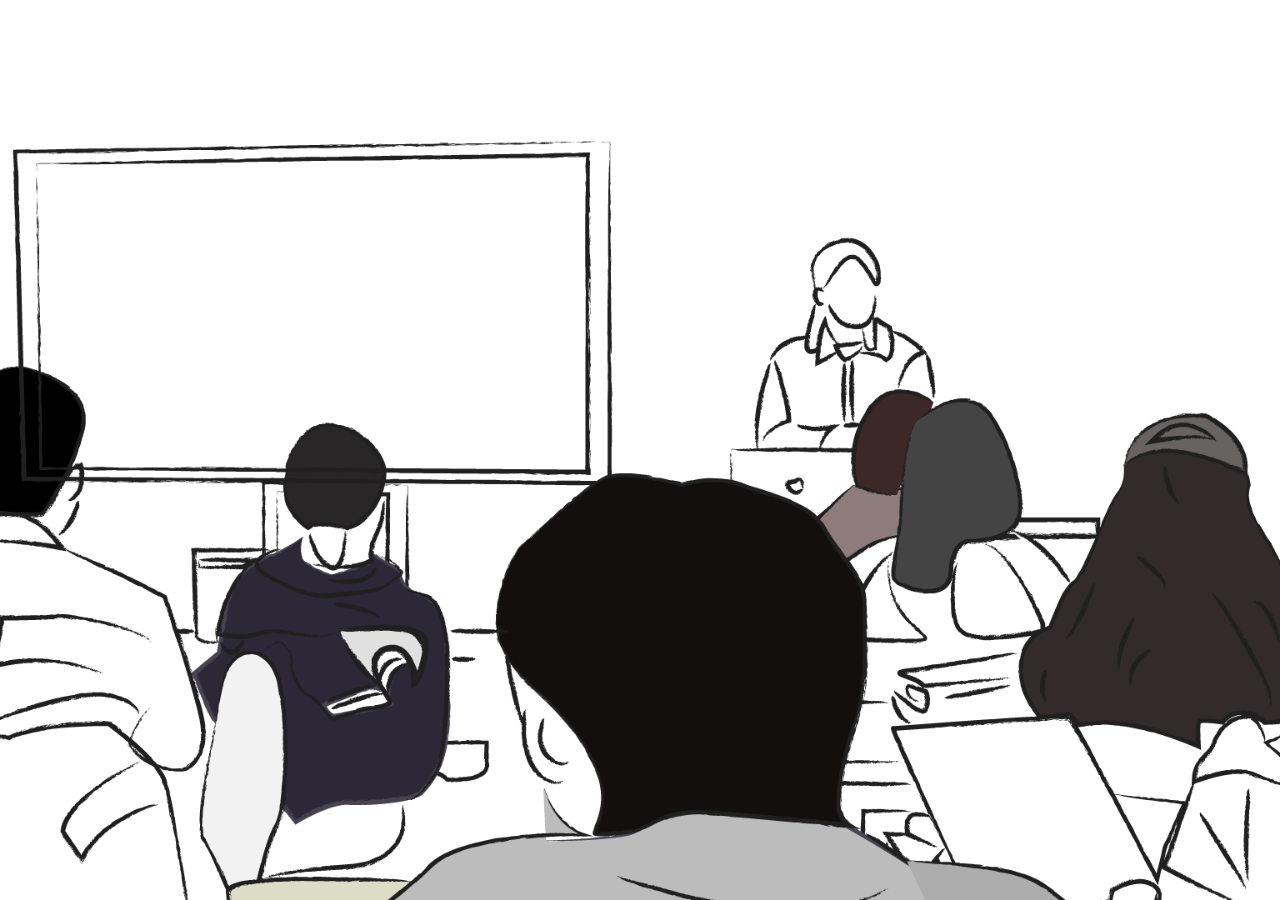
<file: my project/index.html>
<!DOCTYPE html>
<html lang="ko">
<head>
    <meta charset="UTF-8">
    <meta name="viewport" content="width=device-width, initial-scale=1.0">
    <meta name="description" content="Full-screen opening image">
    <title>Project</title>

    <!-- CSS 파일 연결 -->
    <link rel="stylesheet" href="css/style.css">
</head>
<body>

    <!-- 첫 화면: start1 이미지를 전체 화면으로 표시 -->
    <main class="start-screen">

        <img
            class="start-image"
            src="images/start1.png"
            alt="프로젝트 시작 이미지"
        >

        <!-- 화면을 클릭하면 나타나는 안내 문구 -->
        <p class="click-message" aria-live="polite">
            여러분, 출석은 중요합니다.
        </p>

        <!-- 3초 뒤 같은 자리에 나타나는 두 번째 문구 -->
        <p class="click-message click-message--second" aria-live="polite">
            그러니까 빠지지 마세요!
        </p>

        <!-- 다시 3초 뒤 화면 중앙에 나타나는 세 번째 문구 -->
        <p class="click-message click-message--center" aria-live="polite">
            귀찮은데... 성적 관리할 정도면 되겠지?
        </p>

    </main>

    <!-- 화면 클릭 인터랙션 -->
    <script src="js/script.js"></script>

</body>
</html>
</file>
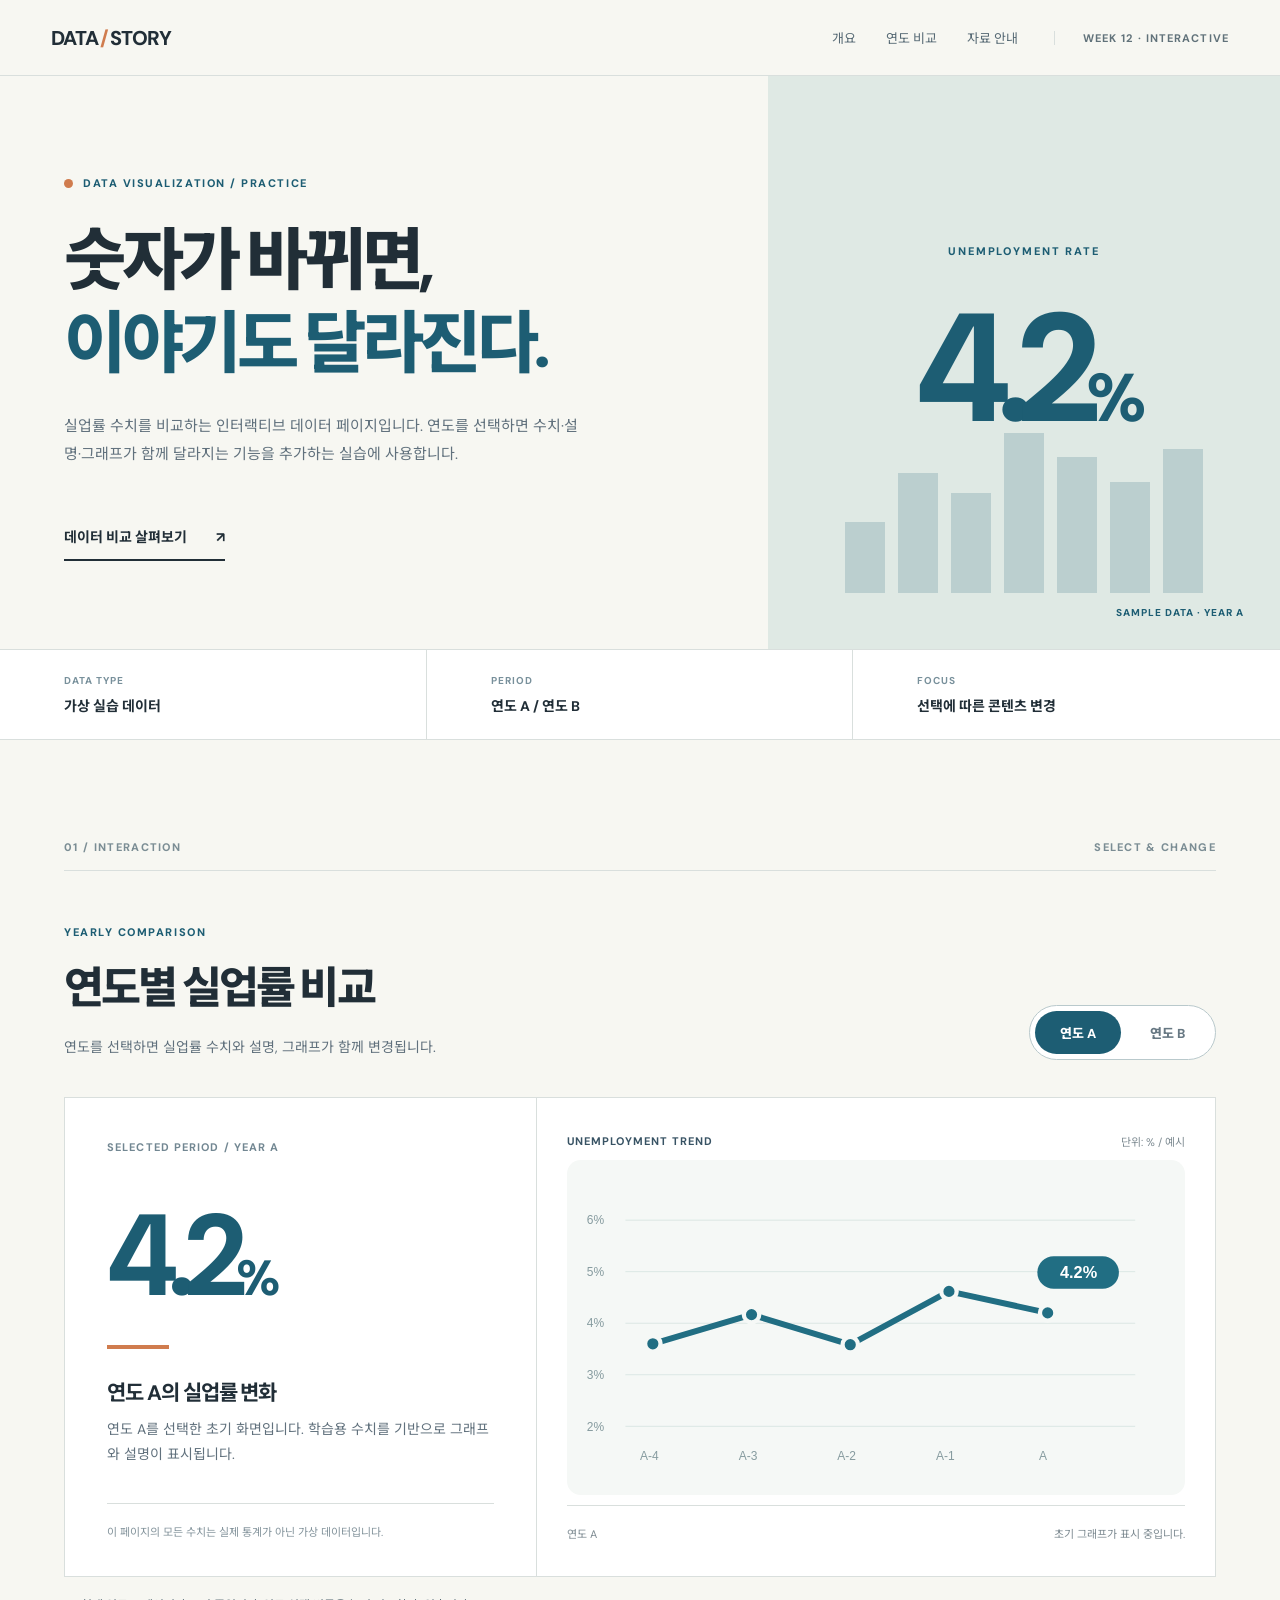
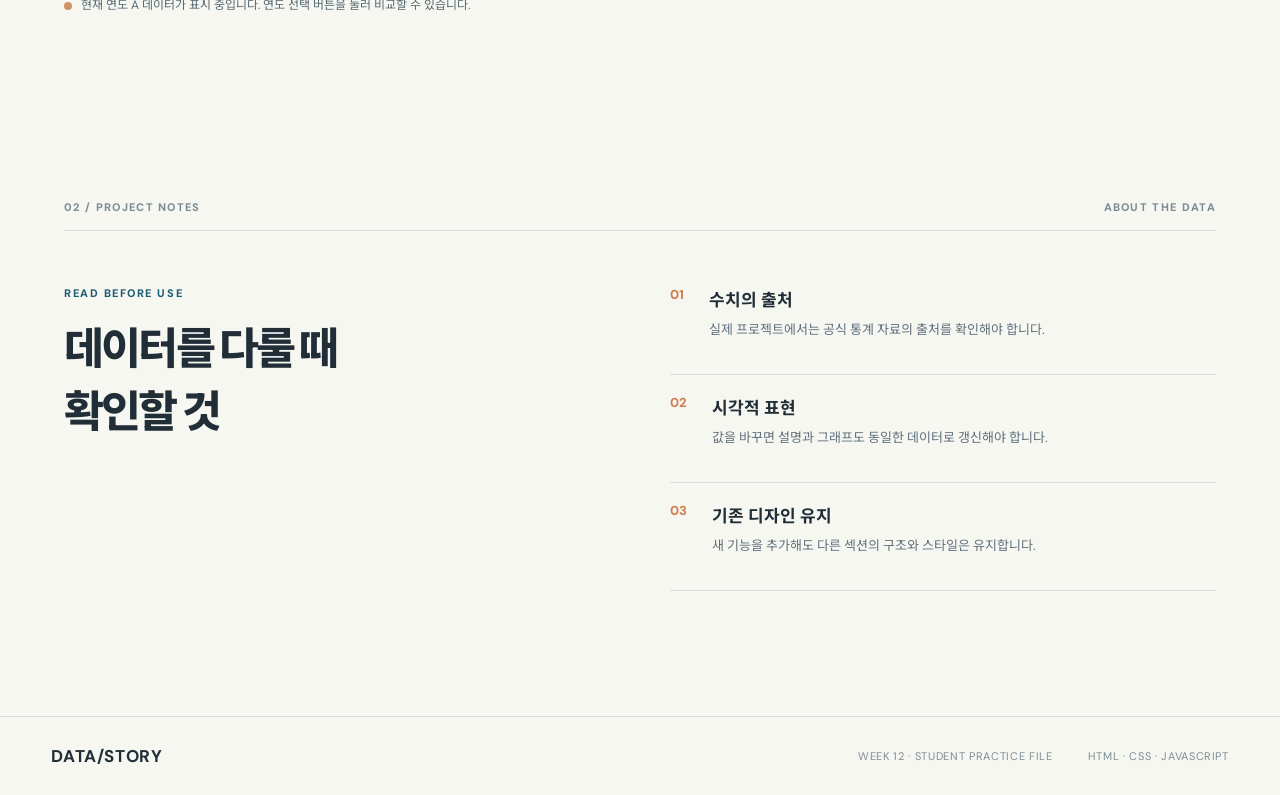
<file: week12_interactive_practice/index.html>
<!doctype html>
<html lang="ko">
<head>
  <meta charset="utf-8">
  <meta name="viewport" content="width=device-width, initial-scale=1">
  <meta name="description" content="12주차 인터랙티브반 실습: 실업률 시각화 페이지">
  <title>실업률 변화 살펴보기 | 12주차 공통 실습</title>
  <link rel="stylesheet" href="css/style.css">
</head>
<body>
  <header class="site-header">
    <a class="brand" href="#top" aria-label="데이터 스토리 첫 화면">DATA<span class="brand-mark">/</span>STORY</a>
    <nav aria-label="페이지 이동">
      <a href="#overview">개요</a>
      <a href="#unemployment-compare-section">연도 비교</a>
      <a href="#notes">자료 안내</a>
    </nav>
    <span class="course-label">WEEK 12 · INTERACTIVE</span>
  </header>

  <main id="top">
    <section class="hero" id="overview" aria-labelledby="hero-title">
      <div class="hero-content">
        <div class="eyebrow"><span class="eyebrow-dot"></span> DATA VISUALIZATION / PRACTICE</div>
        <h1 id="hero-title">숫자가 바뀌면,<br><em>이야기도 달라진다.</em></h1>
        <p class="hero-description">실업률 수치를 비교하는 인터랙티브 데이터 페이지입니다. 연도를 선택하면 수치·설명·그래프가 함께 달라지는 기능을 추가하는 실습에 사용합니다.</p>
        <a class="hero-link" href="#unemployment-compare-section">데이터 비교 살펴보기 <span aria-hidden="true">↗</span></a>
      </div>
      <div class="hero-visual" aria-hidden="true">
        <div class="hero-visual-label">UNEMPLOYMENT RATE</div>
        <div class="hero-big-number">4.2<span>%</span></div>
        <div class="hero-lines"><i></i><i></i><i></i><i></i><i></i><i></i><i></i></div>
        <div class="hero-foot">SAMPLE DATA · YEAR A</div>
      </div>
    </section>

    <section class="intro-strip" aria-label="데이터 안내">
      <div><span class="strip-label">DATA TYPE</span><strong>가상 실습 데이터</strong></div>
      <div><span class="strip-label">PERIOD</span><strong>연도 A / 연도 B</strong></div>
      <div><span class="strip-label">FOCUS</span><strong>선택에 따른 콘텐츠 변경</strong></div>
    </section>

    <section class="compare-section reveal" id="unemployment-compare-section" aria-labelledby="compare-title">
      <div class="section-topline"><span>01 / INTERACTION</span><span>SELECT & CHANGE</span></div>
      <div class="compare-heading">
        <div>
          <p class="overline">YEARLY COMPARISON</p>
          <h2 id="compare-title">연도별 실업률 비교</h2>
          <p class="section-lead">연도를 선택하면 실업률 수치와 설명, 그래프가 함께 변경됩니다.</p>
        </div>
        <div class="year-selector" role="group" aria-label="연도 선택">
          <button type="button" class="year-button-a active" aria-pressed="true">연도 A</button>
          <button type="button" class="year-button-b" aria-pressed="false">연도 B</button>
        </div>
      </div>

      <div class="year-content">
        <article class="metric-panel" aria-labelledby="rate-label">
          <span class="metric-kicker" id="rate-label">SELECTED PERIOD / <span class="year-label">YEAR A</span></span>
          <div class="year-rate">4.2<span>%</span></div>
          <div class="metric-rule"></div>
          <h3 class="metric-title">연도 A의 실업률 변화</h3>
          <p class="year-description">연도 A를 선택한 초기 화면입니다. 학습용 수치를 기반으로 그래프와 설명이 표시됩니다.</p>
          <div class="metric-note">이 페이지의 모든 수치는 실제 통계가 아닌 가상 데이터입니다.</div>
        </article>
        <div class="chart-panel">
          <div class="chart-header"><strong>UNEMPLOYMENT TREND</strong><span>단위: % / 예시</span></div>
          <div class="chart-image-wrap"><img class="year-chart" src="images/year-a.svg" alt="가상 데이터 연도 A 실업률 추이 그래프"></div>
          <div class="chart-footer"><span>연도 A</span><span class="chart-status">초기 그래프가 표시 중입니다.</span></div>
        </div>
      </div>
      <p class="practice-status" role="status"><span class="status-dot"></span> 현재 연도 A 데이터가 표시 중입니다. 연도 선택 버튼을 눌러 비교할 수 있습니다.</p>
    </section>

    <section class="insight-section reveal" id="notes">
      <div class="section-topline"><span>02 / PROJECT NOTES</span><span>ABOUT THE DATA</span></div>
      <div class="insight-layout">
        <div><p class="overline">READ BEFORE USE</p><h2>데이터를 다룰 때<br>확인할 것</h2></div>
        <div class="insight-list">
          <article><span>01</span><div><h3>수치의 출처</h3><p>실제 프로젝트에서는 공식 통계 자료의 출처를 확인해야 합니다.</p></div></article>
          <article><span>02</span><div><h3>시각적 표현</h3><p>값을 바꾸면 설명과 그래프도 동일한 데이터로 갱신해야 합니다.</p></div></article>
          <article><span>03</span><div><h3>기존 디자인 유지</h3><p>새 기능을 추가해도 다른 섹션의 구조와 스타일은 유지합니다.</p></div></article>
        </div>
      </div>
    </section>
  </main>
  <footer class="site-footer"><strong>DATA/STORY</strong><span>WEEK 12 · STUDENT PRACTICE FILE</span><span>HTML · CSS · JAVASCRIPT</span></footer>
  <script src="js/script.js"></script>
</body>
</html>
</file>
<file: my project/css/style.css>
/* =====================================
   1. 기본 설정
===================================== */

/* 브라우저 기본 여백 제거 */
* {
    margin: 0;
    padding: 0;
    box-sizing: border-box;
}

/* 화면 전체 사용 */
html,
body {
    width: 100%;
    height: 100%;
    overflow: hidden;
}


/* =====================================
   2. 첫 화면 영역
===================================== */

/* 이미지를 화면 전체에 표시하는 부모 */
.start-screen {
    position: relative;
    width: 100%;
    height: 100vh;
    height: 100dvh;
    overflow: hidden;
    cursor: pointer;
}


/* =====================================
   3. 시작 이미지
===================================== */

/* start1 이미지를 화면에 꽉 차게 표시 */
.start-image {
    display: block;
    width: 100%;
    height: 100%;
    object-fit: cover;
    object-position: center;
}


/* =====================================
   4. 클릭 후 나타나는 문구
===================================== */

/* 처음에는 문구를 투명하게 숨김 */
.click-message {
    position: absolute;

    /* 그림 속 스케치 인물 오른쪽 위쪽에 배치 */
    top: 32%;
    right: 12.0923vw;

    font-family: "Noto Sans", "Noto Sans KR", sans-serif;
    font-size: 20px;
    font-weight: 400;
    color: #000000;

    opacity: 0;
    visibility: hidden;

    /* 투명도가 0.3초 동안 자연스럽게 변함 */
    transition: opacity 0.3s ease, visibility 0.3s ease;

    pointer-events: none;
    white-space: nowrap;
}

/* 화면을 클릭하면 문구 표시 */
.click-message.is-visible {
    opacity: 1;
    visibility: visible;
}


/* =====================================
   5. 작은 화면 대응
===================================== */

@media (max-width: 768px) {
    .click-message {
        top: 25%;
        right: 5%;
        font-size: 20px;
    }
}


/* =====================================
   6. 클릭 후 시간 순서 연출
   (클릭 시점 = 0초)
   0초   : 첫 번째 문구 등장
   3초   : 첫 번째 문구 → 두 번째 문구 (같은 자리)
   6초   : 두 번째 문구 → 세 번째 문구 (중앙, 4배 크기)
   9초   : 문구 + start1 화면 0.3초 페이드 아웃
   9.8초 : start2 배경 0.3초 페이드 인
===================================== */

/* 첫 번째 문구: 3초 뒤 0.3초 동안 사라짐 */
.click-message.is-visible {
    animation: messageOut 0.3s ease 3s forwards;
}

/* 두 번째 문구: 같은 위치/폰트/크기, 3초 뒤 나타나서 3초간 유지 */
.start-screen:has(.click-message.is-visible) .click-message--second {
    animation: messageInOut 3.3s ease 3s forwards;
}

/* 세 번째 문구: 화면 중앙, 4배 크기, 흰색 2px 외곽선 */
.click-message--center {
    top: 50%;
    left: 50%;
    right: auto;
    transform: translate(-50%, -50%);

    font-size: 80px;
    text-align: center;
    white-space: normal;
    max-width: 90vw;

    /* 글자 바깥쪽으로 보이는 흰색 외곽선 2px (두께 4px 중 안쪽 절반은 글자에 가려짐) */
    -webkit-text-stroke: 4px #ffffff;
    paint-order: stroke fill;
}

.start-screen:has(.click-message.is-visible) .click-message--center {
    animation: messageInOut 3.3s ease 6s forwards;
}

/* 9초에 start1 화면이 0.3초 동안 사라짐 */
.start-screen:has(.click-message.is-visible) .start-image {
    animation: messageOut 0.3s ease 9s forwards;
}

/* start2 배경: 화면 전체를 채우고(위아래 일부 잘림), 9.8초에 0.3초 동안 나타남 */
.start-screen::after {
    content: "";
    position: absolute;
    inset: 0;
    background: url("../images/start2.png") center / cover no-repeat;
    opacity: 0;
    pointer-events: none;
}

.start-screen:has(.click-message.is-visible)::after {
    animation: fadeIn 0.3s ease 9.8s forwards;
}

/* 애니메이션 정의 */
@keyframes messageOut {
    from { opacity: 1; visibility: visible; }
    to   { opacity: 0; visibility: hidden; }
}

/* 0.3초 페이드 인 → 3초 유지 → 0.3초 페이드 아웃 */
@keyframes messageInOut {
    0%        { opacity: 0; visibility: visible; }
    9.0909%   { opacity: 1; visibility: visible; }
    90.9091%  { opacity: 1; visibility: visible; }
    100%      { opacity: 0; visibility: hidden; }
}

@keyframes fadeIn {
    from { opacity: 0; }
    to   { opacity: 1; }
}
</file>
<file: week12_interactive_practice/css/style.css>
@import url('https://fonts.googleapis.com/css2?family=DM+Sans:wght@400;500;600;700;800&family=Noto+Sans+KR:wght@400;500;600;700;800&display=swap');
:root{--ink:#212e37;--ink-light:#61717d;--blue:#1d5d73;--mint:#e4efe9;--paper:#f7f7f2;--line:#d9dfdd;--orange:#d07c4e}
*{box-sizing:border-box}html{scroll-behavior:smooth}body{margin:0;background:var(--paper);color:var(--ink);font-family:'DM Sans','Noto Sans KR',sans-serif}button,a{font:inherit}a{color:inherit;text-decoration:none}.site-header{height:76px;display:flex;align-items:center;gap:36px;padding:0 max(4vw,28px);border-bottom:1px solid var(--line);background:var(--paper)}.brand{font-size:20px;font-weight:800;letter-spacing:-.05em;white-space:nowrap}.brand-mark{color:var(--orange);margin:0 2px}.site-header nav{display:flex;gap:30px;margin-left:auto}.site-header nav a{font-size:13px;color:#566974}.site-header nav a:hover{color:var(--blue)}.course-label{padding-left:28px;border-left:1px solid var(--line);font-size:11px;font-weight:700;letter-spacing:.1em;color:#61727a;white-space:nowrap}.hero{display:grid;grid-template-columns:1.2fr .8fr;min-height:565px;max-width:1440px;margin:auto}.hero-content{padding:100px 5vw 88px;display:flex;flex-direction:column;align-items:flex-start}.eyebrow,.overline{font-size:11px;letter-spacing:.14em;font-weight:800;color:var(--blue)}.eyebrow{display:flex;align-items:center;gap:10px}.eyebrow-dot{width:9px;height:9px;border-radius:50%;background:var(--orange)}h1,h2,h3,p{margin-top:0}.hero h1{font-size:clamp(44px,5.3vw,80px);line-height:1.22;letter-spacing:-.065em;font-weight:800;margin:30px 0 26px}.hero h1 em{font-style:normal;color:var(--blue)}.hero-description{max-width:520px;font-size:15px;line-height:1.9;color:var(--ink-light)}.hero-link{margin-top:29px;padding:13px 0;border-bottom:2px solid var(--ink);font-size:14px;font-weight:700}.hero-link span{margin-left:26px}.hero-visual{background:#dfe9e4;position:relative;display:flex;flex-direction:column;align-items:center;justify-content:center;overflow:hidden}.hero-visual-label{font-size:11px;letter-spacing:.17em;color:var(--blue);font-weight:800}.hero-big-number{position:relative;z-index:2;font-size:clamp(85px,12vw,165px);letter-spacing:-.1em;font-weight:800;line-height:1.45;color:var(--blue)}.hero-big-number span{font-size:.44em}.hero-lines{display:flex;gap:13px;position:absolute;align-items:flex-end;justify-content:center;bottom:56px;left:0;right:0;height:160px;opacity:.18}.hero-lines i{height:var(--h);width:40px;background:var(--blue)}.hero-lines i:nth-child(1){--h:44%}.hero-lines i:nth-child(2){--h:75%}.hero-lines i:nth-child(3){--h:62%}.hero-lines i:nth-child(4){--h:100%}.hero-lines i:nth-child(5){--h:85%}.hero-lines i:nth-child(6){--h:69%}.hero-lines i:nth-child(7){--h:90%}.hero-foot{position:absolute;bottom:30px;right:36px;color:var(--blue);font-size:10px;font-weight:800;letter-spacing:.1em}.intro-strip{display:grid;grid-template-columns:repeat(3,1fr);border-top:1px solid var(--line);border-bottom:1px solid var(--line);background:#fff}.intro-strip div{display:flex;flex-direction:column;gap:8px;padding:24px 5vw;border-right:1px solid var(--line)}.intro-strip div:last-child{border-right:0}.strip-label{color:#78909b;font-size:10px;letter-spacing:.1em;font-weight:700}.intro-strip strong{font-size:14px}.compare-section,.insight-section{max-width:1320px;margin:auto;padding:100px 5vw}.section-topline{display:flex;justify-content:space-between;padding-bottom:16px;border-bottom:1px solid var(--line);font-size:11px;font-weight:800;letter-spacing:.12em;color:#7b8d94}.compare-heading{display:flex;justify-content:space-between;align-items:flex-end;gap:32px;padding:54px 0 37px}.overline{margin-bottom:14px}.compare-heading h2,.insight-layout h2{font-size:clamp(32px,3.4vw,51px);letter-spacing:-.065em;margin:0 0 18px;font-weight:800}.section-lead{font-size:14px;line-height:1.9;color:var(--ink-light);max-width:650px;margin:0}.year-selector{border:1px solid #b9c9cc;display:flex;padding:5px;border-radius:30px;gap:4px;flex-shrink:0;background:white}.year-selector button{cursor:pointer;border:0;border-radius:24px;background:transparent;color:#677883;padding:12px 25px;font-size:13px;font-weight:800}.year-selector button.active{background:var(--blue);color:white}.year-selector button:focus-visible{outline:3px solid #e5a167;outline-offset:3px}.year-content{display:grid;grid-template-columns:.82fr 1.18fr;min-height:480px;border:1px solid var(--line);background:white}.metric-panel{padding:42px 42px 34px;border-right:1px solid var(--line);display:flex;flex-direction:column}.metric-kicker{font-size:11px;font-weight:700;letter-spacing:.1em;color:#728792}.year-rate{font-size:clamp(74px,9vw,124px);color:var(--blue);font-weight:800;letter-spacing:-.095em;line-height:1.35;margin-top:25px}.year-rate span{font-size:.43em}.metric-rule{height:4px;width:62px;background:var(--orange);margin:10px 0 27px}.metric-title{font-size:21px;letter-spacing:-.05em;margin-bottom:10px}.year-description{font-size:14px;color:var(--ink-light);line-height:1.8}.metric-note{margin-top:auto;border-top:1px solid var(--line);padding-top:19px;font-size:11px;color:#84949c;line-height:1.7}.chart-panel{padding:35px 30px;display:flex;flex-direction:column}.chart-header,.chart-footer{display:flex;justify-content:space-between;align-items:center;gap:20px;font-size:11px;color:#7e8b92}.chart-header strong{letter-spacing:.09em;color:#385364}.chart-image-wrap{flex:1;min-height:320px;display:flex;align-items:center;justify-content:center}.year-chart{width:100%;max-width:670px;display:block;height:auto}.chart-footer{border-top:1px solid var(--line);padding-top:19px}.practice-status{display:flex;align-items:center;gap:9px;color:#576b74;font-size:12px;line-height:1.6;margin:19px 0 0}.status-dot{width:8px;height:8px;background:#d09267;border-radius:50%;flex-shrink:0}.insight-section{padding-top:85px;padding-bottom:125px}.insight-layout{display:grid;grid-template-columns:1fr 1fr;gap:60px;padding-top:55px}.insight-list article{display:flex;gap:25px;border-bottom:1px solid var(--line);padding:19px 0}.insight-list article:first-child{padding-top:0}.insight-list article>span{color:var(--orange);font-size:13px;font-weight:800}.insight-list h3{font-size:17px;margin-bottom:8px}.insight-list p{font-size:13px;color:var(--ink-light);line-height:1.75}.site-footer{border-top:1px solid var(--line);padding:28px max(4vw,28px);display:flex;align-items:center;gap:35px;color:#7d8d94;font-size:11px;letter-spacing:.06em}.site-footer strong{font-size:17px;color:var(--ink);margin-right:auto}.reveal{transition:opacity .65s ease,transform .65s ease}.has-js .reveal:not(.is-visible){opacity:0;transform:translateY(24px)}@media(max-width:900px){.hero{grid-template-columns:1fr}.hero-content{padding:65px 6vw}.hero-visual{min-height:320px}.course-label{display:none}.compare-heading{align-items:flex-start;flex-direction:column}.year-content{grid-template-columns:1fr}.metric-panel{border-right:0;border-bottom:1px solid var(--line)}.insight-layout{grid-template-columns:1fr;gap:25px}}@media(max-width:560px){.site-header{height:66px;padding:0 20px}.site-header nav{gap:14px}.site-header nav a{font-size:11px}.brand{font-size:16px}.hero h1{font-size:42px}.intro-strip{grid-template-columns:1fr}.intro-strip div{border-right:0;border-bottom:1px solid var(--line);padding:16px 6vw}.compare-section,.insight-section{padding:65px 6vw}.metric-panel{padding:29px 23px}.chart-panel{padding:24px 18px}.chart-image-wrap{min-height:220px}.year-rate{font-size:84px}.site-footer{flex-wrap:wrap;gap:12px}.site-footer strong{width:100%}}
@media(prefers-reduced-motion:reduce){*,*::before,*::after{animation-duration:.01ms!important;transition-duration:.01ms!important;scroll-behavior:auto!important}}
.compare-section.year-b-selected .year-rate{color:var(--orange)}
.compare-section.year-b-selected .year-button-b.active{background:var(--orange)}
.compare-section.year-b-selected .metric-rule{background:var(--blue)}
</file>
